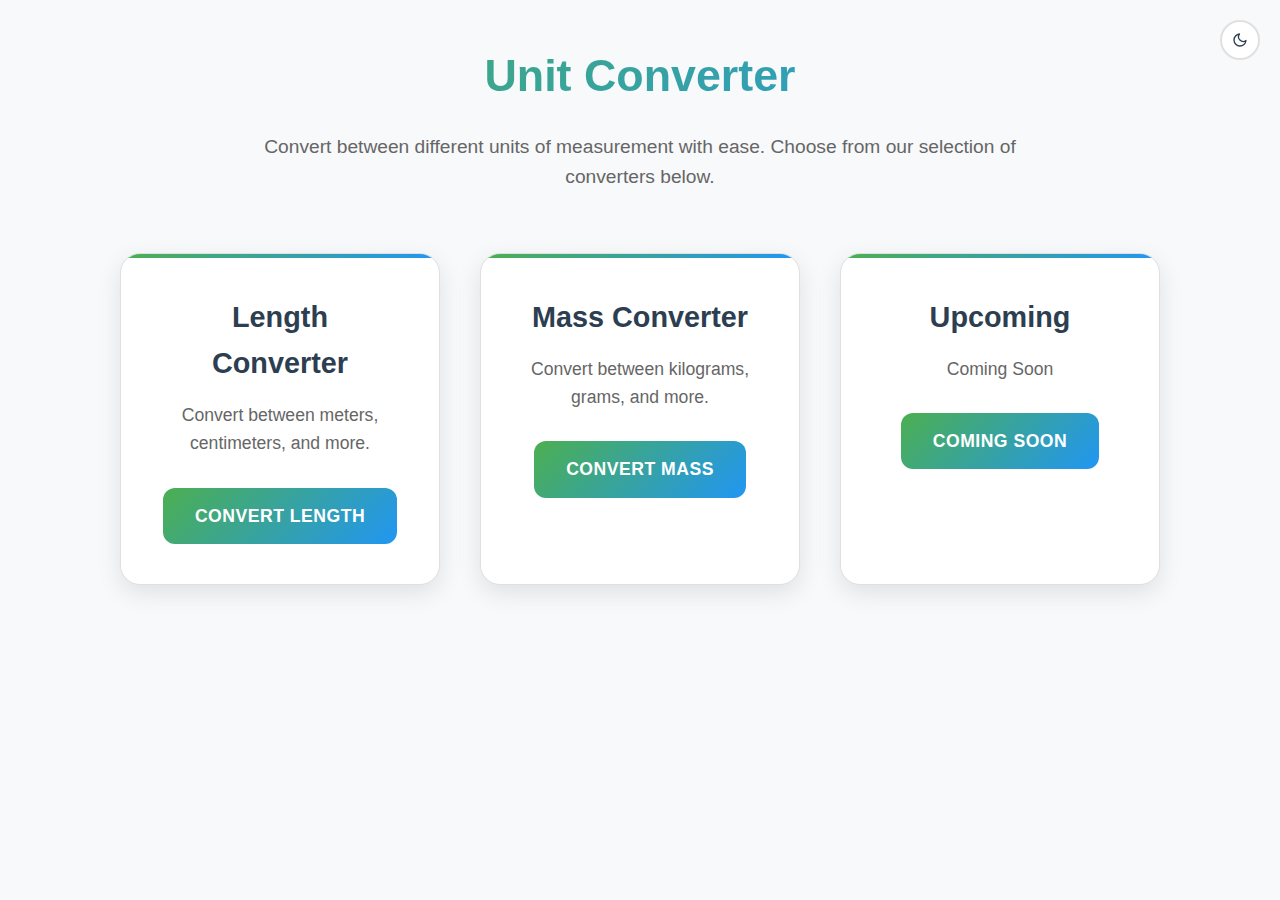
<file: index.html>
<!DOCTYPE html>
<html lang="en">
<head>
    <meta charset="UTF-8">
    <meta name="viewport" content="width=device-width, initial-scale=1.0">
    <link rel="stylesheet" href="style/landing.css">
    <title>Unit Converter</title>
</head>
<body>
    <button class="theme-toggle" aria-label="Toggle theme"></button>
    
    <h1>Unit Converter</h1>
    <p>Convert between different units of measurement with ease. Choose from our selection of converters below.</p>

    <div class="converter-container">
        <div class="converter-card">
            <h2>Length Converter</h2>
            <p>Convert between meters, centimeters, and more.</p>
            <a href="src/page/Length-Converter.html">Convert Length</a>
        </div>

        <div class="converter-card">
            <h2>Mass Converter</h2>
            <p>Convert between kilograms, grams, and more.</p>
            <a href="src/page/Mass-Converter.html">Convert Mass</a>
        </div>

        <div class="converter-card">
            <h2>Upcoming</h2>
            <p>Coming Soon</p>
            <a href="#">Coming Soon</a>
        </div>
    </div>

    <script src="src/theme.js"></script>
</body>
</html>
</file>
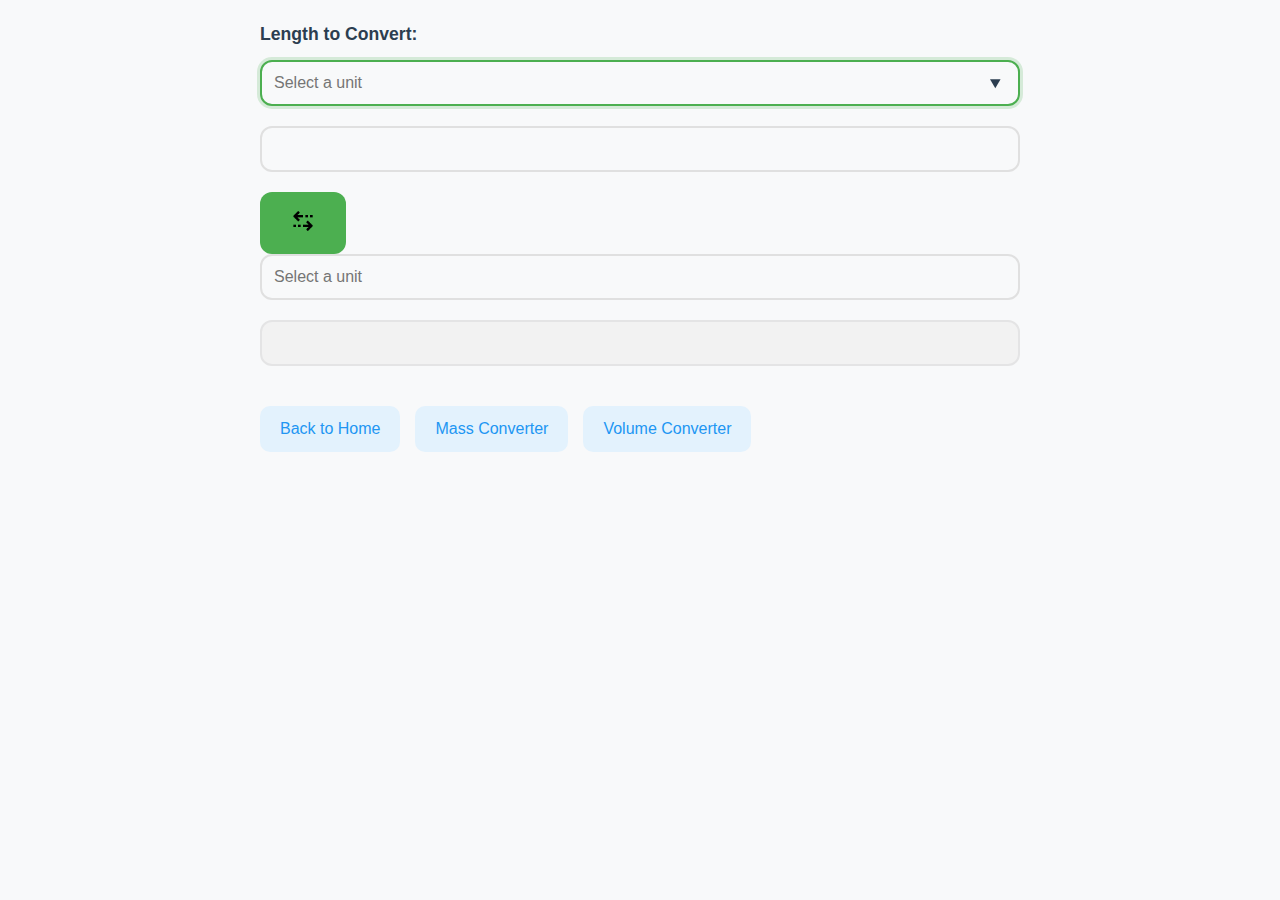
<file: src/page/Length-Converter.html>
<!DOCTYPE html>
<html lang="en">
<head>
    <meta charset="UTF-8">
    <meta name="viewport" content="width=device-width, initial-scale=1.0">
    <link rel="stylesheet" href="../../style/style.css">
    <link rel="icon" type="image/x-icon" href="../../assets/favicon/favicon.ico">
    <title>Length Converter</title>
</head>
<body>
        <label for="Length-Unit">Length to Convert:</label>
        <input list="Length-Unit" id="Length-List" name="Length-List" placeholder="Select a unit" autofocus>

        <datalist id="Length-Unit">
            <option value="Nanometer">
            <option value="Micrometer">
            <option value="Millimeter">
            <option value="Centimeter">
            <option value="Meter" selected>
            <option value="Kilometer">
            <option value="Mile">
            <option value="Yard">
            <option value="Foot">
            <option value="Inch">
            <option value="Nautical-Mile">
        </datalist>
        <input type="text" name="To-Length" id="To-Length">

        <button type="button" id="Length-Switch"><img src="../../assets/img/switching.png" alt="Switch" width="30px" height="30px"></button>

        <input list="Length-Convert" id="Length-Converter" placeholder="Select a unit">
        <datalist id="Length-Convert">
            <option value="Nanometer">
            <option value="Micrometer">
            <option value="Millimeter">
            <option value="Centimeter">
            <option value="Meter">
            <option value="Kilometer" selected>
            <option value="Mile">
            <option value="Yard">
            <option value="Foot">
            <option value="Inch">
            <option value="Nautical-Mile">
        </datalist>

        <input type="text" name="Answer-Length" id="Answer-Length" disabled>
    
    <div class="nav-links">
        <a href="../../index.html">Back to Home</a>
        <a href="Mass-Converter.html">Mass Converter</a>
        <a href="Volume-Converter.html">Volume Converter</a>
    </div>

    <script src="../../src/theme.js"></script>
    <script src="../../src/length.js"></script>
</body>
</html>
</file>
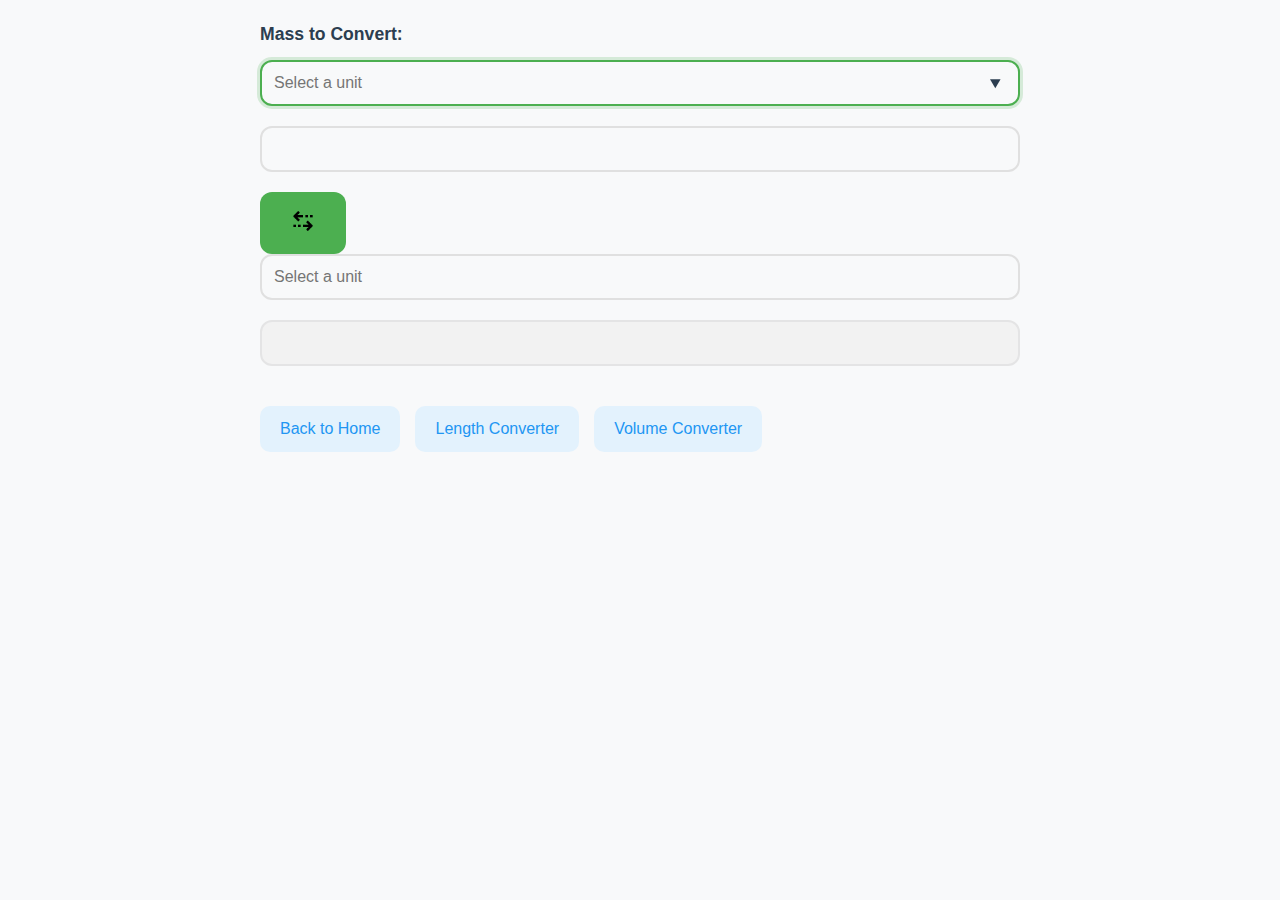
<file: src/page/Mass-Converter.html>
<!DOCTYPE html>
<html lang="en">
<head>
    <meta charset="UTF-8">
    <meta name="viewport" content="width=device-width, initial-scale=1.0">
    <link rel="stylesheet" href="../../style/style.css">
    <link rel="icon" type="image/x-icon" href="../../assets/favicon/favicon.ico">
    <title>Mass Converter</title>
</head>
<body>
        <label for="Mass-Unit">Mass to Convert:</label>
        <input list="Mass-Unit" id="Mass-List" name="Mass-List" placeholder="Select a unit" autofocus>

        <datalist id="Mass-Unit">
            <option value="Microgram">
            <option value="Milligram">
            <option value="Gram" selected>
            <option value="Kilogram">
            <option value="Ton">
            <option value="Pound">
            <option value="Ounce">
        </datalist>
        <input type="text" name="To-Mass" id="To-Mass">

        <button type="button" id="Mass-Switch"><img src="../../assets/img/switching.png" alt="Switch" width="30px" height="30px"></button>

        <input list="Mass-Convert" id="Mass-Converter" placeholder="Select a unit">
        <datalist id="Mass-Convert">
            <option value="Microgram">
            <option value="Milligram">
            <option value="Gram">
            <option value="Kilogram" selected>
            <option value="Ton">
            <option value="Pound">
            <option value="Ounce">
        </datalist>

        <input type="text" name="Mass-Answer" id="Mass-Answer" disabled>
    
    <div class="nav-links">
        <a href="../../index.html">Back to Home</a>
        <a href="Length-Converter.html">Length Converter</a>
        <a href="Volume-Converter.html">Volume Converter</a>
    </div>

    <script src="../../src/theme.js"></script>
    <script src="../../src/mass.js"></script>
</body>
</html>
</file>
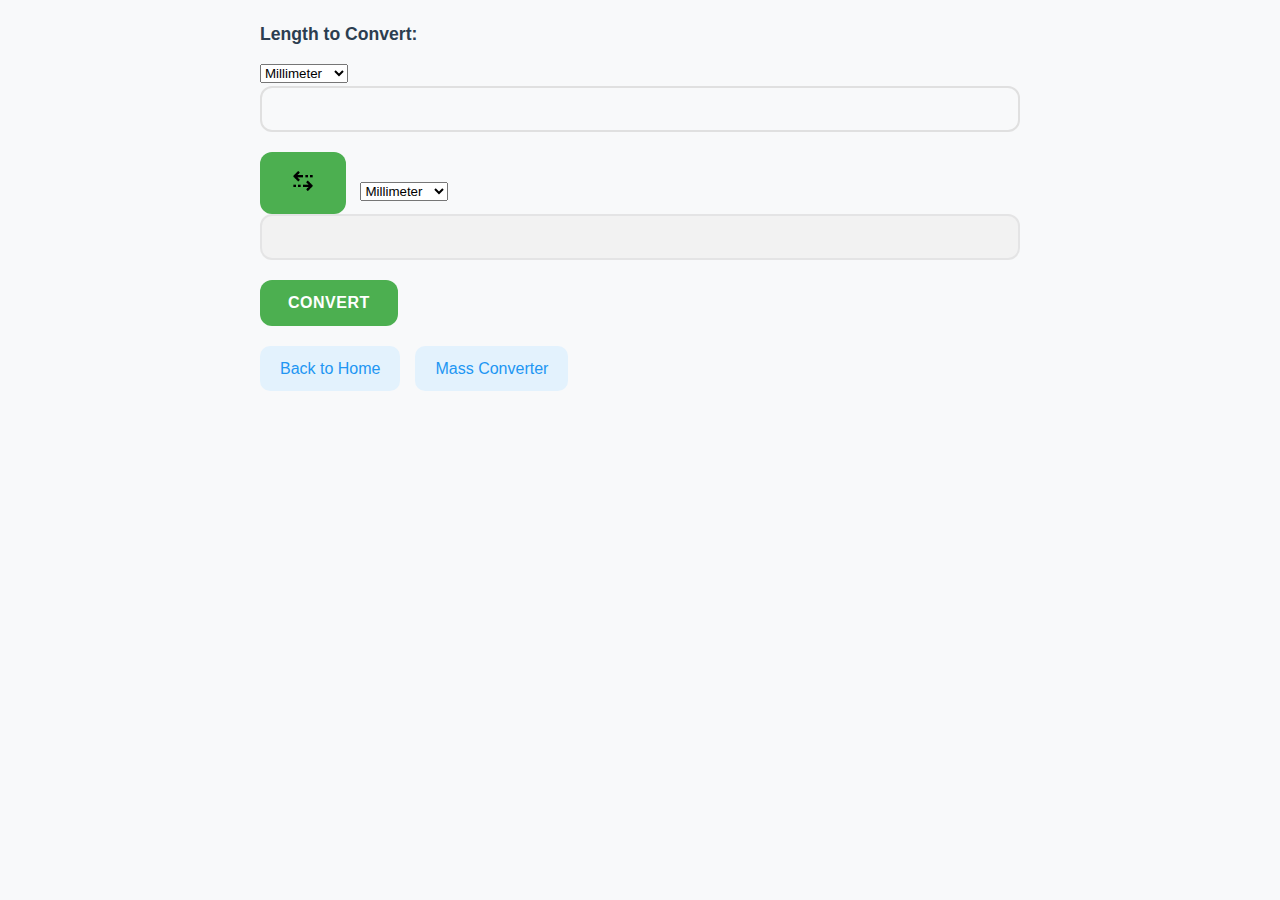
<file: src/page/Measure-Converter.html>
<!DOCTYPE html>
<html lang="en">
<head>
    <meta charset="UTF-8">
    <meta name="viewport" content="width=device-width, initial-scale=1.0">
    <link rel="stylesheet" href="../../style/style.css">
    <title>Length Converter</title>
</head>
<body>
    <form action="">
        <label for="Unit-Converter">Length to Convert:</label>
        <select name="Unit" id="Unit-Converter">
            <option value="Millimeter">Millimeter</option>
            <option value="Centimeter">Centimeter</option>
            <option value="Meter">Meter</option>
            <option value="Kilometer">Kilometer</option>
        </select>
        <input type="number" name="Convert" id="Convert">
        <button type="button" id="Switch-Converter"><img src="../../assets/img/switching.png" alt="Switch" width="30px" height="30px"></button>
        <select name="To-Convert" id="To-Convert">
            <option value="Millimeter">Millimeter</option>
            <option value="Centimeter">Centimeter</option>
            <option value="Meter">Meter</option>
            <option value="Kilometer">Kilometer</option>
        </select>
        <input type="number" name="Answer" id="Answer-Convert" disabled>
        <button type="submit">Convert</button>
    </form>
    
    <div class="nav-links">
        <a href="../../index.html">Back to Home</a>
        <a href="Mass-Converter.html">Mass Converter</a>
    </div>

    <script src="../../src/theme.js"></script>
    <script src="../../src/measure-script.js"></script>
</body>
</html>
</file>
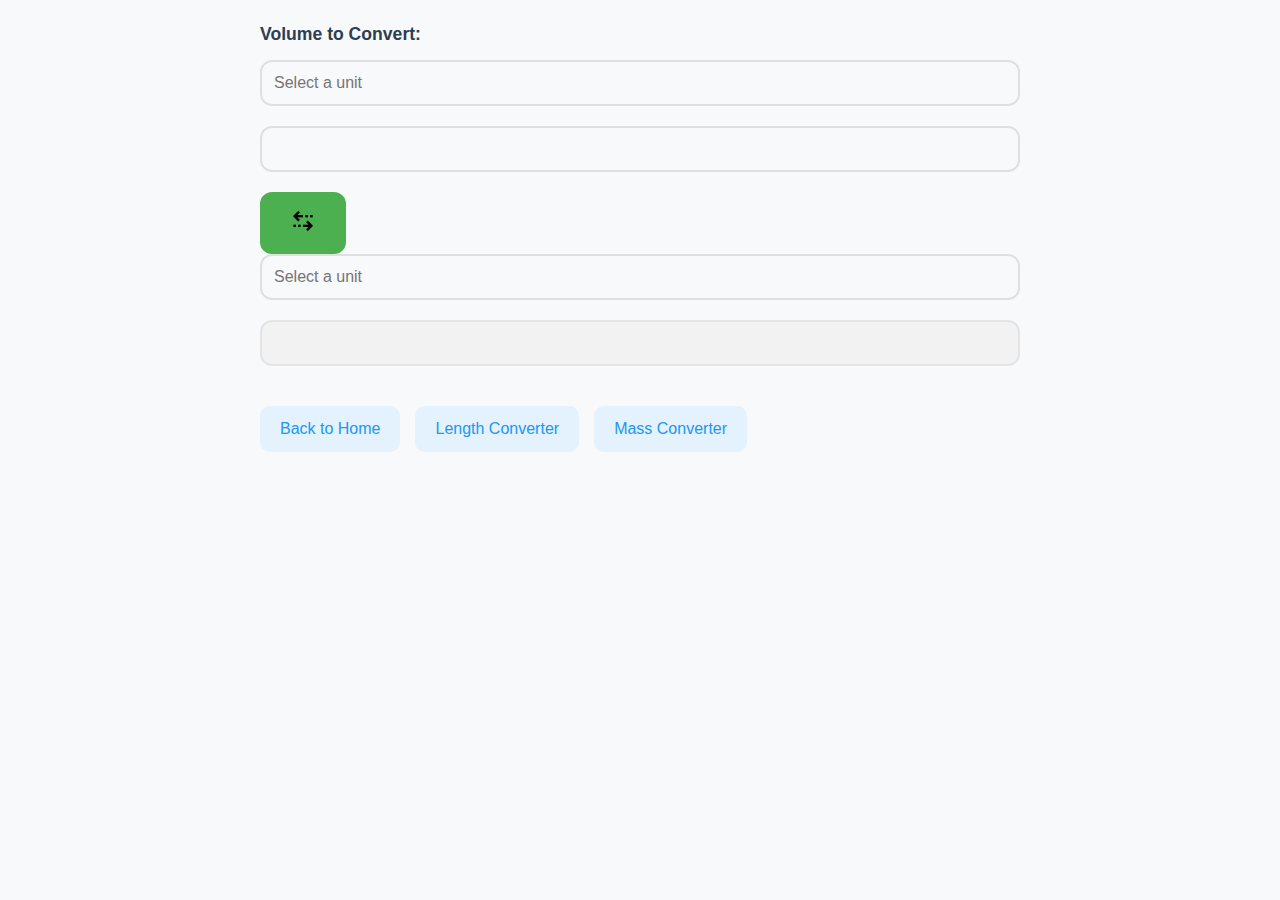
<file: src/page/Volume-Converter.html>
<!DOCTYPE html>
<html lang="en">
<head>
    <meta charset="UTF-8">
    <meta name="viewport" content="width=device-width, initial-scale=1.0">
    <link rel="stylesheet" href="../../style/style.css">
    <link rel="icon" type="image/x-icon" href="../../assets/favicon/favicon.ico">
    <title>Volume Converter</title>
</head>
<body>
        <label for="Volume-Unit">Volume to Convert:</label>
        <input list="Volume-Unit" id="Volume-List" name="Volume-List" placeholder="Select a unit">

        <datalist id="Volume-Unit">
            <option value="Milliliter" selected>
            <option value="Liter">
            <option value="Gallon">
            <option value="Cubic-Meter">
            <option value="Cubic-Foot">
            <option value="Cubic-Inch">
        </datalist>
        <input type="text" name="To-Volume" id="To-Volume">

        <button type="button" id="Volume-Switch"><img src="../../assets/img/switching.png" alt="Switch" width="30px" height="30px"></button>

        <input list="Volume-Convert" id="Volume-Converter" placeholder="Select a unit">
        <datalist id="Volume-Convert">
            <option value="Milliliter">
            <option value="Liter" selected>
            <option value="Gallon">
            <option value="Cubic-Meter">
            <option value="Cubic-Foot">
            <option value="Cubic-Inch">
        </datalist>

        <input type="text" name="Volume-Answer" id="Volume-Answer" disabled>
    
    <div class="nav-links">
        <a href="../../index.html">Back to Home</a>
        <a href="Length-Converter.html">Length Converter</a>
        <a href="Mass-Converter.html">Mass Converter</a>
    </div>

    <script src="../../src/theme.js"></script>
    <script src="../../src/volume.js"></script>
</body>
</html>
</file>
<file: style/landing.css>
/* Global Styles */
:root {
    /* Light theme variables */
    --bg-primary: #f8f9fa;
    --bg-secondary: #ffffff;
    --text-primary: #2c3e50;
    --text-secondary: #666666;
    --accent-primary: #4CAF50;
    --accent-secondary: #2196F3;
    --border-color: #e0e0e0;
    --shadow-color: rgba(0, 0, 0, 0.1);
    --hover-shadow: rgba(0, 0, 0, 0.15);
    --gradient-start: #4CAF50;
    --gradient-end: #2196F3;
}

[data-theme="dark"] {
    /* Dark theme variables */
    --bg-primary: #1a1a1a;
    --bg-secondary: #2d2d2d;
    --text-primary: #ffffff;
    --text-secondary: #b3b3b3;
    --accent-primary: #66bb6a;
    --accent-secondary: #42a5f5;
    --border-color: #404040;
    --shadow-color: rgba(0, 0, 0, 0.3);
    --hover-shadow: rgba(0, 0, 0, 0.4);
    --gradient-start: #66bb6a;
    --gradient-end: #42a5f5;
}

* {
    margin: 0;
    padding: 0;
    box-sizing: border-box;
    transition: background-color 0.3s ease, color 0.3s ease, border-color 0.3s ease;
}

body {
    font-family: 'Segoe UI', Tahoma, Geneva, Verdana, sans-serif;
    max-width: 1200px;
    margin: 0 auto;
    padding: 40px 20px;
    background-color: var(--bg-primary);
    color: var(--text-primary);
    line-height: 1.6;
    text-align: center;
}

h1 {
    color: var(--text-primary);
    margin-bottom: 20px;
    font-size: 2.8em;
    font-weight: 700;
    background: linear-gradient(135deg, var(--gradient-start), var(--gradient-end));
    -webkit-background-clip: text;
    -webkit-text-fill-color: transparent;
    background-clip: text;
}

p {
    color: var(--text-secondary);
    font-size: 1.2em;
    margin-bottom: 40px;
    max-width: 800px;
    margin-left: auto;
    margin-right: auto;
}

/* Converter Container */
.converter-container {
    display: flex;
    justify-content: center;
    gap: 40px;
    margin-top: 60px;
    flex-wrap: wrap;
}

/* Converter Cards */
.converter-card {
    background-color: var(--bg-secondary);
    border-radius: 20px;
    padding: 40px;
    width: 320px;
    box-shadow: 0 8px 25px var(--shadow-color);
    transition: all 0.3s ease;
    position: relative;
    overflow: hidden;
    border: 1px solid var(--border-color);
}

.converter-card::before {
    content: '';
    position: absolute;
    top: 0;
    left: 0;
    width: 100%;
    height: 4px;
    background: linear-gradient(90deg, var(--gradient-start), var(--gradient-end));
}

.converter-card:hover {
    transform: translateY(-10px);
    box-shadow: 0 15px 35px var(--hover-shadow);
}

.converter-card h2 {
    color: var(--text-primary);
    margin-bottom: 15px;
    font-size: 1.8em;
}

.converter-card p {
    color: var(--text-secondary);
    margin-bottom: 30px;
    font-size: 1.1em;
}

.converter-card a {
    display: inline-block;
    background: linear-gradient(135deg, var(--gradient-start), var(--gradient-end));
    color: white;
    padding: 14px 32px;
    text-decoration: none;
    border-radius: 12px;
    font-weight: 600;
    transition: all 0.3s ease;
    text-transform: uppercase;
    letter-spacing: 0.5px;
    font-size: 1.1em;
    border: none;
}

.converter-card a:hover {
    transform: translateY(-2px);
    box-shadow: 0 6px 15px var(--shadow-color);
    filter: brightness(1.1);
}

/* Theme Toggle Button */
.theme-toggle {
    position: fixed;
    top: 20px;
    right: 20px;
    background-color: var(--bg-secondary);
    border: 2px solid var(--border-color);
    color: var(--text-primary);
    padding: 10px;
    border-radius: 50%;
    cursor: pointer;
    width: 40px;
    height: 40px;
    display: flex;
    align-items: center;
    justify-content: center;
    transition: all 0.3s ease;
    z-index: 1000;
}

.theme-toggle:hover {
    transform: rotate(30deg);
    border-color: var(--accent-primary);
}

/* Responsive Design */
@media (max-width: 768px) {
    body {
        padding: 20px;
    }
    
    h1 {
        font-size: 2.2em;
    }
    
    .converter-container {
        gap: 20px;
    }
    
    .converter-card {
        width: 100%;
        max-width: 400px;
        padding: 30px;
    }
    
    .theme-toggle {
        top: 10px;
        right: 10px;
    }
}
</file>
<file: style/style.css>
/* Global Styles */
:root {
    /* Light theme variables */
    --bg-primary: #f8f9fa;
    --bg-secondary: #ffffff;
    --text-primary: #2c3e50;
    --text-secondary: #666666;
    --accent-primary: #4CAF50;
    --accent-secondary: #2196F3;
    --border-color: #e0e0e0;
    --shadow-color: rgba(0, 0, 0, 0.1);
    --hover-shadow: rgba(0, 0, 0, 0.15);
    --input-bg: #f8f9fa;
    --disabled-bg: #f1f1f1;
    --link-bg: #e3f2fd;
}

[data-theme="dark"] {
    /* Dark theme variables */
    --bg-primary: #1a1a1a;
    --bg-secondary: #2d2d2d;
    --text-primary: #ffffff;
    --text-secondary: #b3b3b3;
    --accent-primary: #66bb6a;
    --accent-secondary: #42a5f5;
    --border-color: #404040;
    --shadow-color: rgba(0, 0, 0, 0.3);
    --hover-shadow: rgba(0, 0, 0, 0.4);
    --input-bg: #333333;
    --disabled-bg: #2a2a2a;
    --link-bg: #1e3a5f;
}

* {
    margin: 0;
    padding: 0;
    box-sizing: border-box;
    transition: background-color 0.3s ease, color 0.3s ease, border-color 0.3s ease;
}

body {
    font-family: 'Segoe UI', Tahoma, Geneva, Verdana, sans-serif;
    max-width: 800px;
    margin: 0 auto;
    padding: 20px;
    background-color: var(--bg-primary);
    color: var(--text-primary);
    line-height: 1.6;
}

label {
    display: block;
    margin-bottom: 12px;
    font-weight: 600;
    color: var(--text-primary);
    font-size: 1.1em;
}

datalist, input {
    width: 100%;
    padding: 12px;
    margin-bottom: 20px;
    border: 2px solid var(--border-color);
    border-radius: 12px;
    font-size: 1em;
    transition: all 0.3s ease;
    background-color: var(--input-bg);
    color: var(--text-primary);
}

datalist:focus, input:focus {
    outline: none;
    border-color: var(--accent-primary);
    box-shadow: 0 0 0 3px rgba(76, 175, 80, 0.2);
}

datalist {
    cursor: pointer;
    appearance: none;
    background-image: url("data:image/svg+xml;charset=UTF-8,%3csvg xmlns='http://www.w3.org/2000/svg' viewBox='0 0 24 24' fill='none' stroke='currentColor' stroke-width='2' stroke-linecap='round' stroke-linejoin='round'%3e%3cpolyline points='6 9 12 15 18 9'%3e%3c/polyline%3e%3c/svg%3e");
    background-repeat: no-repeat;
    background-position: right 12px center;
    background-size: 16px;
    padding-right: 40px;
    max-width: 100%;
    overflow: hidden;
    text-overflow: ellipsis;
    white-space: nowrap;
}

/* Dropdown specific styles */
datalist option {
    padding: 12px;
    background-color: var(--bg-secondary);
    color: var(--text-primary);
    cursor: pointer;
    transition: background-color 0.2s ease;
}

datalist option:hover {
    background-color: var(--accent-primary);
    color: white;
}

/* Responsive styles for dropdown */
@media (max-width: 600px) {
    datalist, input {
        padding: 10px;
        font-size: 0.95em;
        margin-bottom: 15px;
    }
    
    datalist {
        background-size: 14px;
        padding-right: 35px;
    }
}

@media (max-width: 400px) {
    datalist, input {
        padding: 8px;
        font-size: 0.9em;
        margin-bottom: 12px;
    }
    
    datalist {
        background-size: 12px;
        padding-right: 30px;
    }
}

input[type="number"] {
    -moz-appea: textfield;
}

input[type="number"]::-webkit-outer-spin-button,
input[type="number"]::-webkit-inner-spin-button {
    -webkit-appearance: none;
    margin: 0;
}

input[disabled] {
    background-color: var(--disabled-bg);
    cursor: not-allowed;
    opacity: 0.8;
}

/* Button Styles */
button {
    background-color: var(--accent-primary);
    color: white;
    padding: 14px 28px;
    border: none;
    border-radius: 12px;
    cursor: pointer;
    font-size: 1em;
    font-weight: 600;
    margin-right: 10px;
    transition: all 0.3s ease;
    text-transform: uppercase;
    letter-spacing: 0.5px;
}

button:hover {
    background-color: var(--accent-primary);
    transform: translateY(-2px);
    box-shadow: 0 6px 12px var(--shadow-color);
    filter: brightness(1.1);
}

button:active {
    transform: translateY(0);
}

/* Navigation Links */
.nav-links {
    margin-top: 20px;
    display: flex;
    gap: 15px;
}

a {
    display: inline-block;
    color: var(--accent-secondary);
    text-decoration: none;
    font-weight: 500;
    padding: 10px 20px;
    border-radius: 10px;
    transition: all 0.3s ease;
    background-color: var(--link-bg);
}

a:hover {
    background-color: var(--accent-secondary);
    color: white;
    text-decoration: none;
    transform: translateY(-2px);
}

/* Theme Toggle Button */
.theme-toggle {
    position: fixed;
    top: 20px;
    right: 20px;
    background-color: var(--bg-secondary);
    border: 2px solid var(--border-color);
    color: var(--text-primary);
    padding: 10px;
    border-radius: 50%;
    cursor: pointer;
    width: 40px;
    height: 40px;
    display: flex;
    align-items: center;
    justify-content: center;
    transition: all 0.3s ease;
}

.theme-toggle:hover {
    transform: rotate(30deg);
    border-color: var(--accent-primary);
}

/* Responsive Design */
@media (max-width: 600px) {
    body {
        padding: 10px;
    }
    
    button {
        width: 100%;
        margin-bottom: 10px;
    }
    
    .nav-links {
        flex-direction: column;
    }
    
    a {
        text-align: center;
    }
    
    .theme-toggle {
        top: 10px;
        right: 10px;
    }
}
</file>
